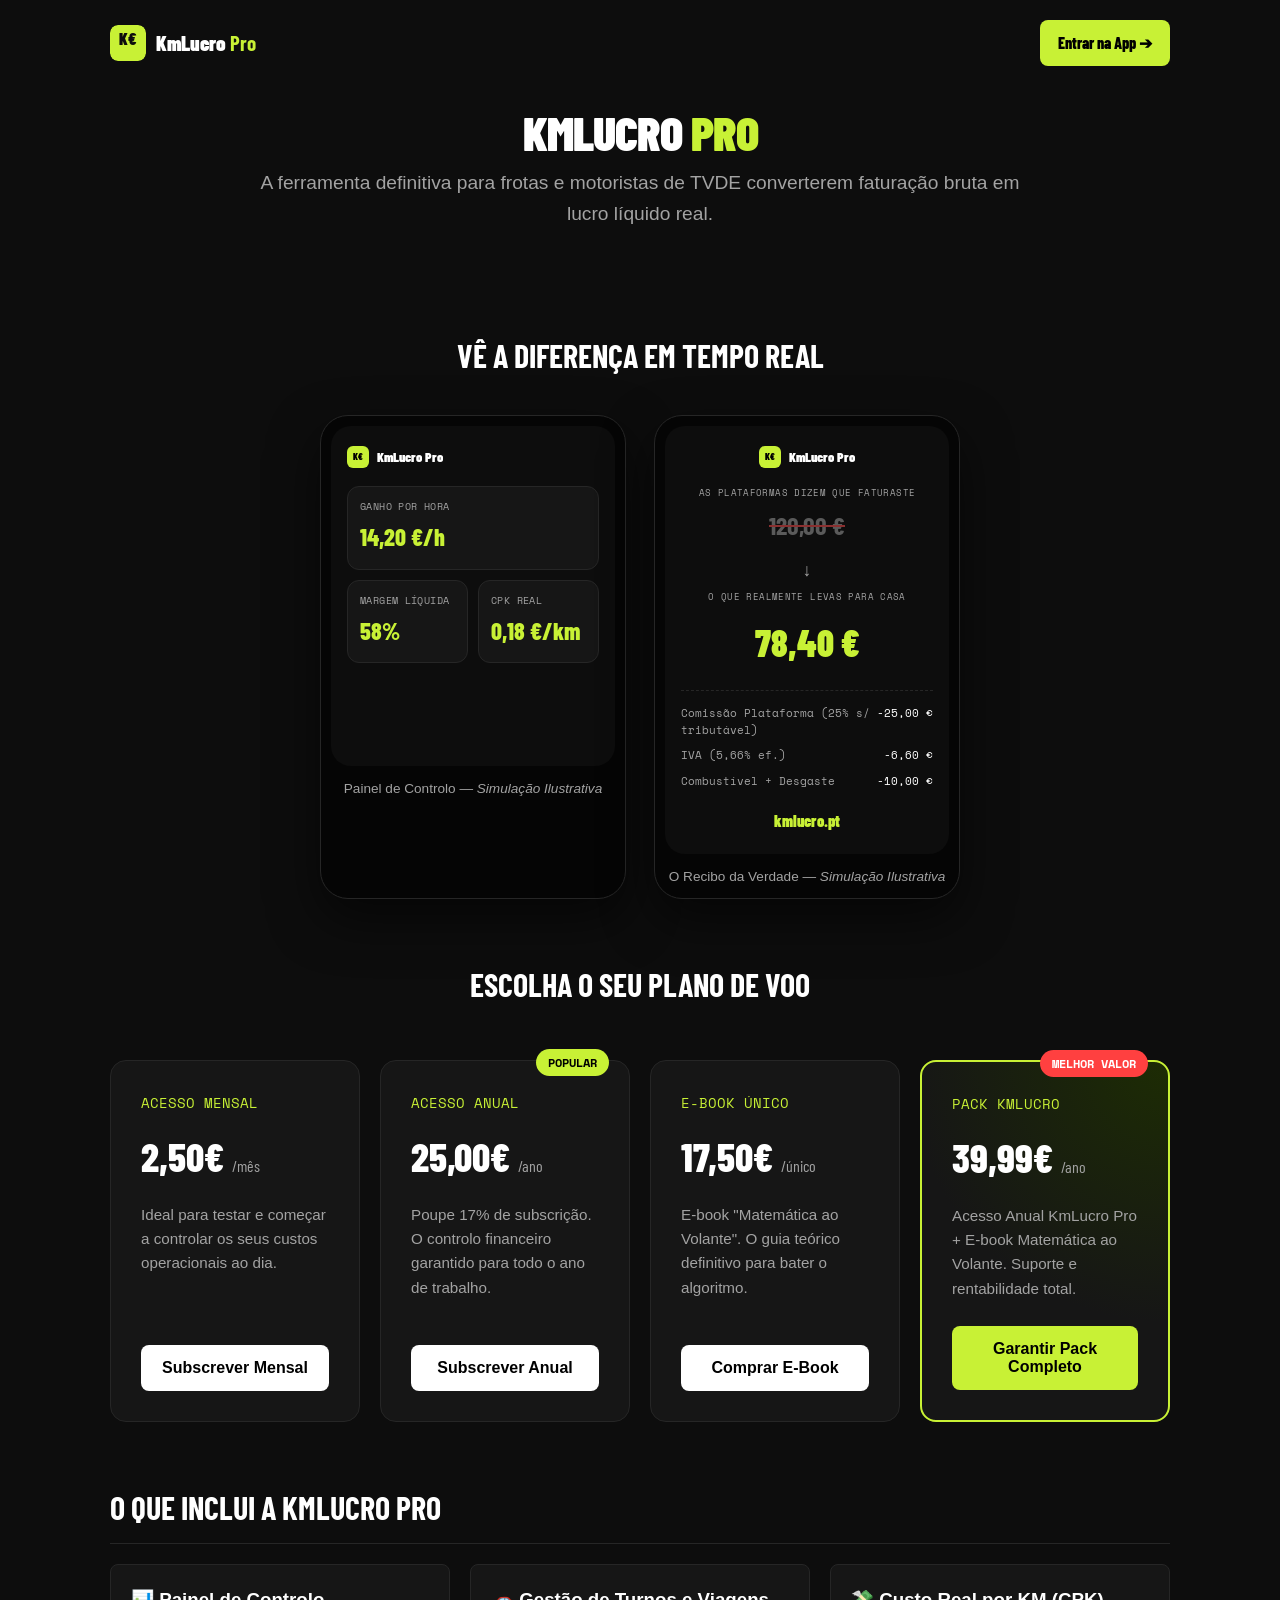
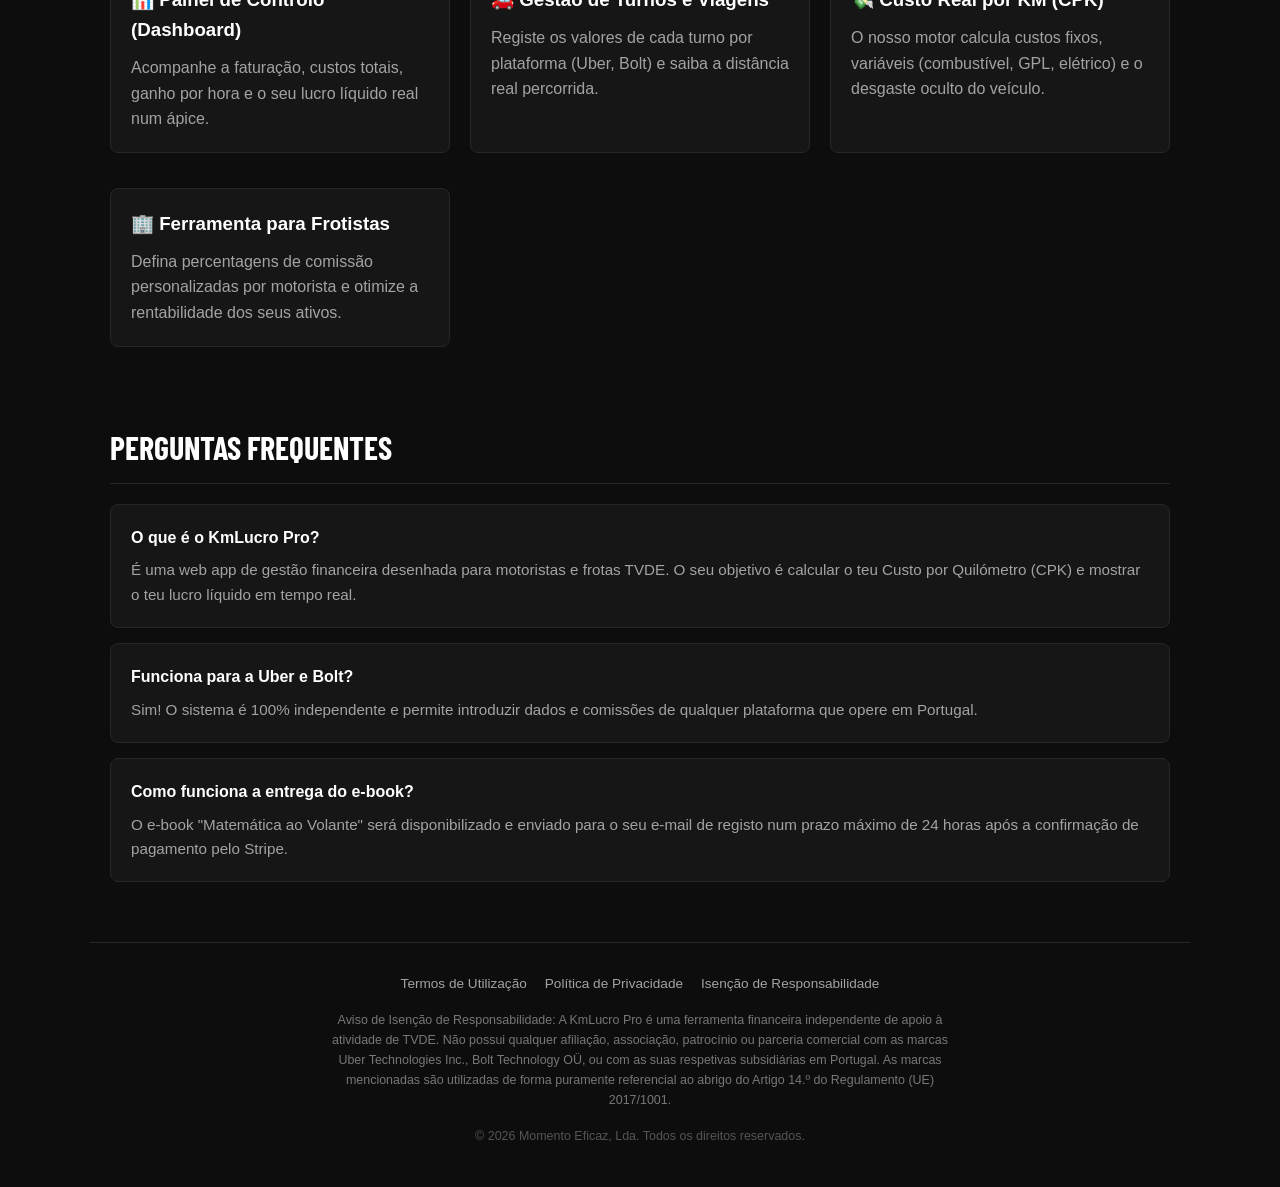
<file: index.html>
<!DOCTYPE html>
<html lang="pt-PT">
<head>
    <meta charset="UTF-8">
    <meta name="viewport" content="width=device-width, initial-scale=1.0">
    <title>KmLucro Pro — O Comando Financeiro do Motorista TVDE</title>
    <meta name="description" content="A ferramenta definitiva para frotas e motoristas de TVDE converterem faturação bruta em lucro líquido real. CPK real, gestão de turnos e o Recibo Visual.">
    <link rel="stylesheet" href="https://fonts.googleapis.com/css2?family=Space+Mono:wght@400;700&family=Barlow+Condensed:wght@600;800;900&display=swap">
    <link rel="stylesheet" href="style.css">
</head>
<body>

    <header class="navbar">
        <a href="/" class="navbar-brand">
            <svg viewBox="0 0 512 512" width="36" height="36" aria-hidden="true">
                <rect width="512" height="512" rx="112" fill="#c8f135"/>
                <text x="256" y="290" text-anchor="middle" font-family="'Barlow Condensed',Arial,sans-serif" font-weight="900" font-size="240" fill="#0d0d0d" letter-spacing="-4">K€</text>
            </svg>
            <span>KmLucro <b>Pro</b></span>
        </a>
        <a href="https://app.kmlucro.pt" class="btn-login">Entrar na App ➔</a>
    </header>

    <header class="hero">
        <h1>KmLucro <span>Pro</span></h1>
        <p class="subtitle">A ferramenta definitiva para frotas e motoristas de TVDE converterem faturação bruta em lucro líquido real.</p>
    </header>

    <div class="container">

        <section class="product-showcase">
            <h2 class="section-title" style="text-align:center;border:none;">Vê a diferença em tempo real</h2>
            <div class="showcase-grid">

                <div class="phone-mockup">
                    <div class="phone-mockup-screen">
                        <div class="mockup-brand"><span class="k-badge">K€</span> KmLucro Pro</div>
                        <div class="mockup-kpi-grid">
                            <div class="mockup-kpi wide">
                                <div class="mockup-kpi-lbl">Ganho por Hora</div>
                                <div class="mockup-kpi-val">14,20&nbsp;€/h</div>
                            </div>
                            <div class="mockup-kpi">
                                <div class="mockup-kpi-lbl">Margem Líquida</div>
                                <div class="mockup-kpi-val">58%</div>
                            </div>
                            <div class="mockup-kpi">
                                <div class="mockup-kpi-lbl">CPK Real</div>
                                <div class="mockup-kpi-val">0,18&nbsp;€/km</div>
                            </div>
                        </div>
                    </div>
                    <p class="phone-mockup-caption">Painel de Controlo — <em>Simulação Ilustrativa</em></p>
                </div>

                <div class="phone-mockup">
                    <div class="phone-mockup-screen receipt-mockup">
                        <div class="mockup-brand" style="justify-content:center;"><span class="k-badge">K€</span> KmLucro Pro</div>
                        <div class="r-label">As plataformas dizem que faturaste</div>
                        <div class="r-bruto">120,00&nbsp;€</div>
                        <div class="r-arrow">↓</div>
                        <div class="r-label">O que realmente levas para casa</div>
                        <div class="r-real">78,40&nbsp;€</div>
                        <div class="r-rows">
                            <div class="r-row"><span>Comissão Plataforma (25% s/ tributável)</span><span>-25,00&nbsp;€</span></div>
                            <div class="r-row"><span>IVA (5,66% ef.)</span><span>-6,60&nbsp;€</span></div>
                            <div class="r-row"><span>Combustível + Desgaste</span><span>-10,00&nbsp;€</span></div>
                        </div>
                        <div class="r-watermark">kmlucro.pt</div>
                    </div>
                    <p class="phone-mockup-caption">O Recibo da Verdade — <em>Simulação Ilustrativa</em></p>
                </div>

            </div>
        </section>

        <section class="pricing-section">
            <h2 class="section-title" style="text-align: center; border: none;">Escolha o seu plano de voo</h2>
            <div class="pricing-grid">

                <div class="price-card">
                    <div>
                        <div class="plan-name">Acesso Mensal</div>
                        <div class="plan-price">2,50€ <span>/mês</span></div>
                        <p class="plan-desc">Ideal para testar e começar a controlar os seus custos operacionais ao dia.</p>
                    </div>
                    <button class="btn-buy" onclick="checkout('monthly')">Subscrever Mensal</button>
                </div>

                <div class="price-card">
                    <div class="badge-pop">Popular</div>
                    <div>
                        <div class="plan-name">Acesso Anual</div>
                        <div class="plan-price">25,00€ <span>/ano</span></div>
                        <p class="plan-desc">Poupe 17% de subscrição. O controlo financeiro garantido para todo o ano de trabalho.</p>
                    </div>
                    <button class="btn-buy" onclick="checkout('annual')">Subscrever Anual</button>
                </div>

                <div class="price-card">
                    <div>
                        <div class="plan-name">E-Book Único</div>
                        <div class="plan-price">17,50€ <span>/único</span></div>
                        <p class="plan-desc">E-book "Matemática ao Volante". O guia teórico definitivo para bater o algoritmo.</p>
                    </div>
                    <button class="btn-buy" onclick="checkout('ebook')">Comprar E-Book</button>
                </div>

                <div class="price-card featured">
                    <div class="badge-pop" style="background:#ff4040; color:#fff;">Melhor Valor</div>
                    <div>
                        <div class="plan-name">Pack KmLucro</div>
                        <div class="plan-price">39,99€ <span>/ano</span></div>
                        <p class="plan-desc">Acesso Anual KmLucro Pro + E-book Matemática ao Volante. Suporte e rentabilidade total.</p>
                    </div>
                    <button class="btn-buy" onclick="checkout('pack')">Garantir Pack Completo</button>
                </div>

            </div>
        </section>

        <section>
            <h2 class="section-title">O que inclui a KmLucro Pro</h2>
            <div style="display: grid; grid-template-columns: repeat(auto-fit, minmax(300px, 1fr)); gap: 20px;">
                <div class="faq-item">
                    <h3>📊 Painel de Controlo (Dashboard)</h3>
                    <p style="color: var(--muted); margin-top: 10px;">Acompanhe a faturação, custos totais, ganho por hora e o seu lucro líquido real num ápice.</p>
                </div>
                <div class="faq-item">
                    <h3>🚗 Gestão de Turnos e Viagens</h3>
                    <p style="color: var(--muted); margin-top: 10px;">Registe os valores de cada turno por plataforma (Uber, Bolt) e saiba a distância real percorrida.</p>
                </div>
                <div class="faq-item">
                    <h3>💸 Custo Real por KM (CPK)</h3>
                    <p style="color: var(--muted); margin-top: 10px;">O nosso motor calcula custos fixos, variáveis (combustível, GPL, elétrico) e o desgaste oculto do veículo.</p>
                </div>
                <div class="faq-item">
                    <h3>🏢 Ferramenta para Frotistas</h3>
                    <p style="color: var(--muted); margin-top: 10px;">Defina percentagens de comissão personalizadas por motorista e otimize a rentabilidade dos seus ativos.</p>
                </div>
            </div>
        </section>

        <section>
            <h2 class="section-title">Perguntas Frequentes</h2>
            <div class="faq-list">
                <div class="faq-item">
                    <div class="faq-question">O que é o KmLucro Pro?</div>
                    <div class="faq-answer">É uma web app de gestão financeira desenhada para motoristas e frotas TVDE. O seu objetivo é calcular o teu Custo por Quilómetro (CPK) e mostrar o teu lucro líquido em tempo real.</div>
                </div>
                <div class="faq-item">
                    <div class="faq-question">Funciona para a Uber e Bolt?</div>
                    <div class="faq-answer">Sim! O sistema é 100% independente e permite introduzir dados e comissões de qualquer plataforma que opere em Portugal.</div>
                </div>
                <div class="faq-item">
                    <div class="faq-question">Como funciona a entrega do e-book?</div>
                    <div class="faq-answer">O e-book "Matemática ao Volante" será disponibilizado e enviado para o seu e-mail de registo num prazo máximo de 24 horas após a confirmação de pagamento pelo Stripe.</div>
                </div>
            </div>
        </section>

    </div>

    <footer class="site-footer">
        <div class="footer-links">
            <a href="/termos.html">Termos de Utilização</a>
            <a href="/privacidade.html">Política de Privacidade</a>
            <a href="/isencao.html">Isenção de Responsabilidade</a>
        </div>
        <p style="max-width:640px;margin:0 auto 16px;color:#777;font-size:.78rem;line-height:1.6;">
            Aviso de Isenção de Responsabilidade: A KmLucro Pro é uma ferramenta financeira independente de apoio à atividade de TVDE. Não possui qualquer afiliação, associação, patrocínio ou parceria comercial com as marcas Uber Technologies Inc., Bolt Technology OÜ, ou com as suas respetivas subsidiárias em Portugal. As marcas mencionadas são utilizadas de forma puramente referencial ao abrigo do Artigo 14.º do Regulamento (UE) 2017/1001.
        </p>
        <p>© 2026 Momento Eficaz, Lda. Todos os direitos reservados.</p>
    </footer>

    <script>
        // Links de Pagamento Diretos do Stripe (Stripe Payment Links)
        // Substitui cada INSERT_LIVE_LINK_HERE_* pelo link real gerado no Stripe Dashboard.
        const STRIPE_LINKS = {
            monthly: 'INSERT_LIVE_LINK_HERE_MONTHLY',
            annual:  'INSERT_LIVE_LINK_HERE_ANNUAL',
            ebook:   'INSERT_LIVE_LINK_HERE_EBOOK',
            pack:    'INSERT_LIVE_LINK_HERE_PACK'
        };

        function checkout(planKey) {
            const url = STRIPE_LINKS[planKey];
            if (url && url.startsWith('http')) {
                // Redireciona o utilizador diretamente para a página de checkout seguro do Stripe
                window.location.href = url;
            } else {
                alert('Erro: Link de pagamento não configurado para ' + planKey);
            }
        }
    </script>
</body>
</html>
</file>
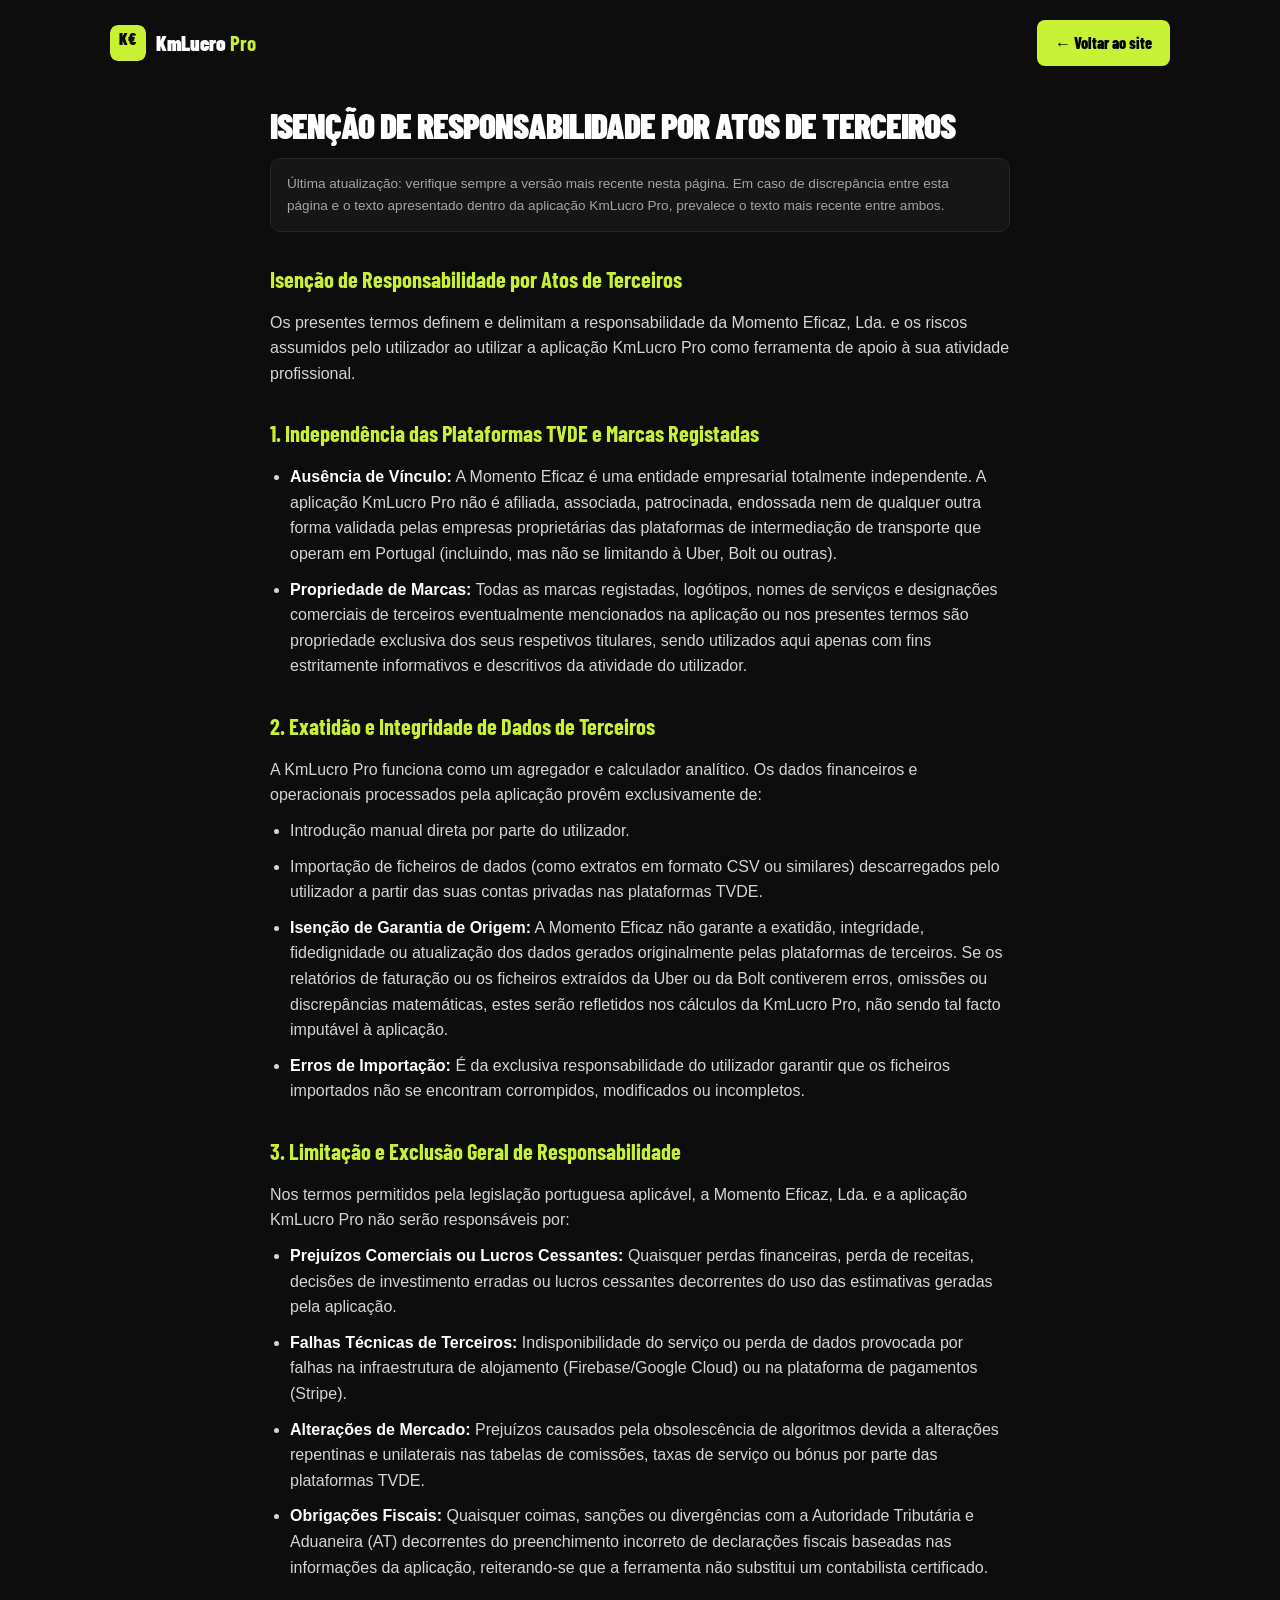
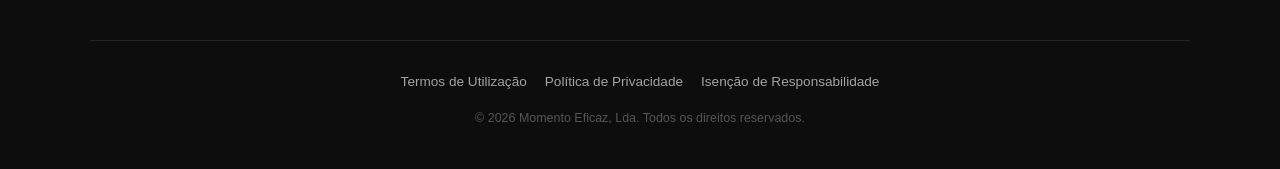
<file: isencao.html>
<!DOCTYPE html>
<html lang="pt-PT">
<head>
    <meta charset="UTF-8">
    <meta name="viewport" content="width=device-width, initial-scale=1.0">
    <title>Isenção de Responsabilidade por Atos de Terceiros — KmLucro Pro</title>
    <meta name="robots" content="index, follow">
    <link rel="stylesheet" href="https://fonts.googleapis.com/css2?family=Space+Mono:wght@400;700&family=Barlow+Condensed:wght@600;800;900&display=swap">
    <link rel="stylesheet" href="style.css">
</head>
<body>
    <header class="navbar">
        <a href="/" class="navbar-brand">
            <svg viewBox="0 0 512 512" width="36" height="36" aria-hidden="true"><rect width="512" height="512" rx="112" fill="#c8f135"/><text x="256" y="290" text-anchor="middle" font-family="'Barlow Condensed',Arial,sans-serif" font-weight="900" font-size="240" fill="#0d0d0d" letter-spacing="-4">K€</text></svg>
            <span>KmLucro <b>Pro</b></span>
        </a>
        <a href="/" class="btn-login">← Voltar ao site</a>
    </header>

    <main class="legal-page">
        <h1>Isenção de Responsabilidade por Atos de Terceiros</h1>
        <p class="legal-updated">Última atualização: verifique sempre a versão mais recente nesta página. Em caso de discrepância entre esta página e o texto apresentado dentro da aplicação KmLucro Pro, prevalece o texto mais recente entre ambos.</p>
        
        <section class="legal-section">
            <h2>Isenção de Responsabilidade por Atos de Terceiros</h2>
            <p>Os presentes termos definem e delimitam a responsabilidade da Momento Eficaz, Lda. e os riscos assumidos pelo utilizador ao utilizar a aplicação KmLucro Pro como ferramenta de apoio à sua atividade profissional.</p>
        </section>

        <section class="legal-section">
            <h2>1. Independência das Plataformas TVDE e Marcas Registadas</h2>
            <ul>
        <li><strong>Ausência de Vínculo:</strong> A Momento Eficaz é uma entidade empresarial totalmente independente. A aplicação KmLucro Pro não é afiliada, associada, patrocinada, endossada nem de qualquer outra forma validada pelas empresas proprietárias das plataformas de intermediação de transporte que operam em Portugal (incluindo, mas não se limitando à Uber, Bolt ou outras).</li>
        <li><strong>Propriedade de Marcas:</strong> Todas as marcas registadas, logótipos, nomes de serviços e designações comerciais de terceiros eventualmente mencionados na aplicação ou nos presentes termos são propriedade exclusiva dos seus respetivos titulares, sendo utilizados aqui apenas com fins estritamente informativos e descritivos da atividade do utilizador.</li>
      </ul>
        </section>

        <section class="legal-section">
            <h2>2. Exatidão e Integridade de Dados de Terceiros</h2>
            <p>A KmLucro Pro funciona como um agregador e calculador analítico. Os dados financeiros e operacionais processados pela aplicação provêm exclusivamente de:</p>
      <ul>
        <li>Introdução manual direta por parte do utilizador.</li>
        <li>Importação de ficheiros de dados (como extratos em formato CSV ou similares) descarregados pelo utilizador a partir das suas contas privadas nas plataformas TVDE.</li>
      </ul>
      <ul>
        <li><strong>Isenção de Garantia de Origem:</strong> A Momento Eficaz não garante a exatidão, integridade, fidedignidade ou atualização dos dados gerados originalmente pelas plataformas de terceiros. Se os relatórios de faturação ou os ficheiros extraídos da Uber ou da Bolt contiverem erros, omissões ou discrepâncias matemáticas, estes serão refletidos nos cálculos da KmLucro Pro, não sendo tal facto imputável à aplicação.</li>
        <li><strong>Erros de Importação:</strong> É da exclusiva responsabilidade do utilizador garantir que os ficheiros importados não se encontram corrompidos, modificados ou incompletos.</li>
      </ul>
        </section>

        <section class="legal-section">
            <h2>3. Limitação e Exclusão Geral de Responsabilidade</h2>
            <p>Nos termos permitidos pela legislação portuguesa aplicável, a Momento Eficaz, Lda. e a aplicação KmLucro Pro não serão responsáveis por:</p>
      <ul>
        <li><strong>Prejuízos Comerciais ou Lucros Cessantes:</strong> Quaisquer perdas financeiras, perda de receitas, decisões de investimento erradas ou lucros cessantes decorrentes do uso das estimativas geradas pela aplicação.</li>
        <li><strong>Falhas Técnicas de Terceiros:</strong> Indisponibilidade do serviço ou perda de dados provocada por falhas na infraestrutura de alojamento (Firebase/Google Cloud) ou na plataforma de pagamentos (Stripe).</li>
        <li><strong>Alterações de Mercado:</strong> Prejuízos causados pela obsolescência de algoritmos devida a alterações repentinas e unilaterais nas tabelas de comissões, taxas de serviço ou bónus por parte das plataformas TVDE.</li>
        <li><strong>Obrigações Fiscais:</strong> Quaisquer coimas, sanções ou divergências com a Autoridade Tributária e Aduaneira (AT) decorrentes do preenchimento incorreto de declarações fiscais baseadas nas informações da aplicação, reiterando-se que a ferramenta não substitui um contabilista certificado.</li>
      </ul>
        </section>
    </main>

    <footer class="site-footer">
        <div class="footer-links">
            <a href="/termos.html">Termos de Utilização</a>
            <a href="/privacidade.html">Política de Privacidade</a>
            <a href="/isencao.html">Isenção de Responsabilidade</a>
        </div>
        <p>© 2026 Momento Eficaz, Lda. Todos os direitos reservados.</p>
    </footer>
</body>
</html>
</file>
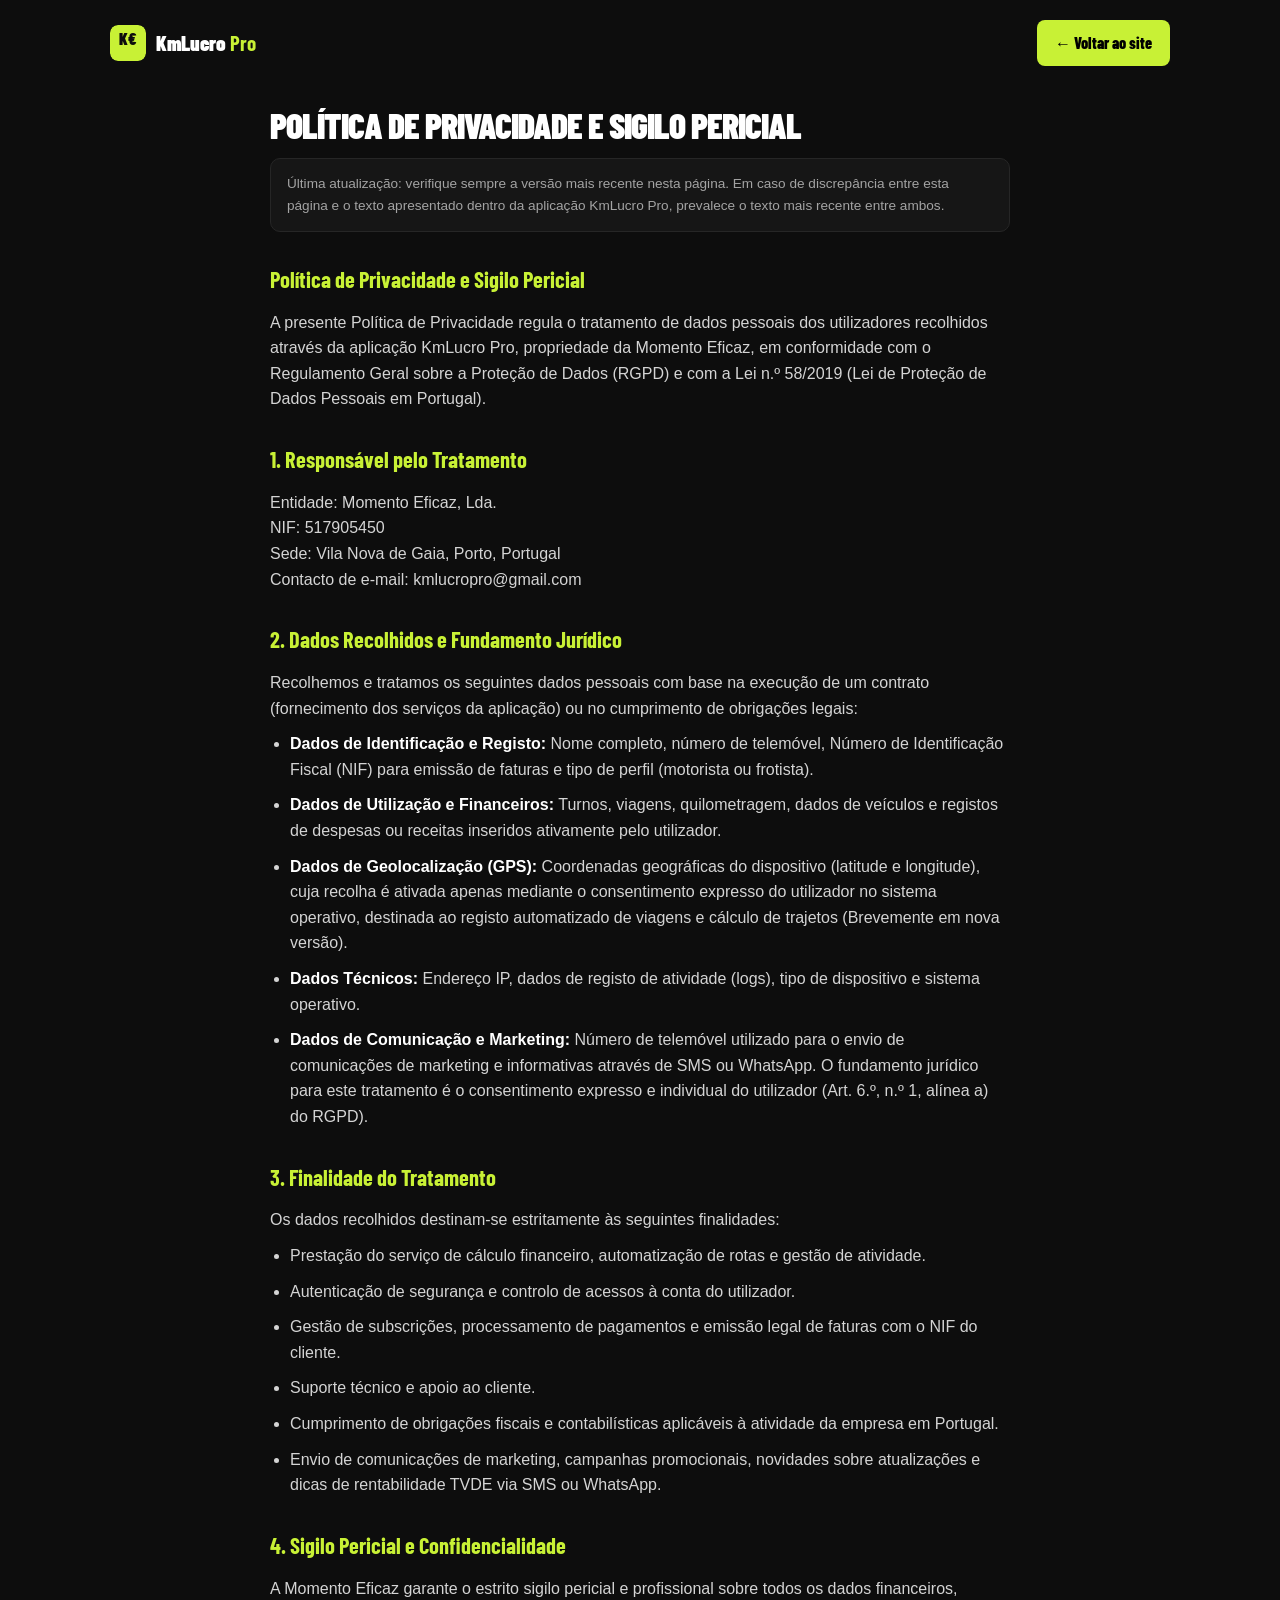
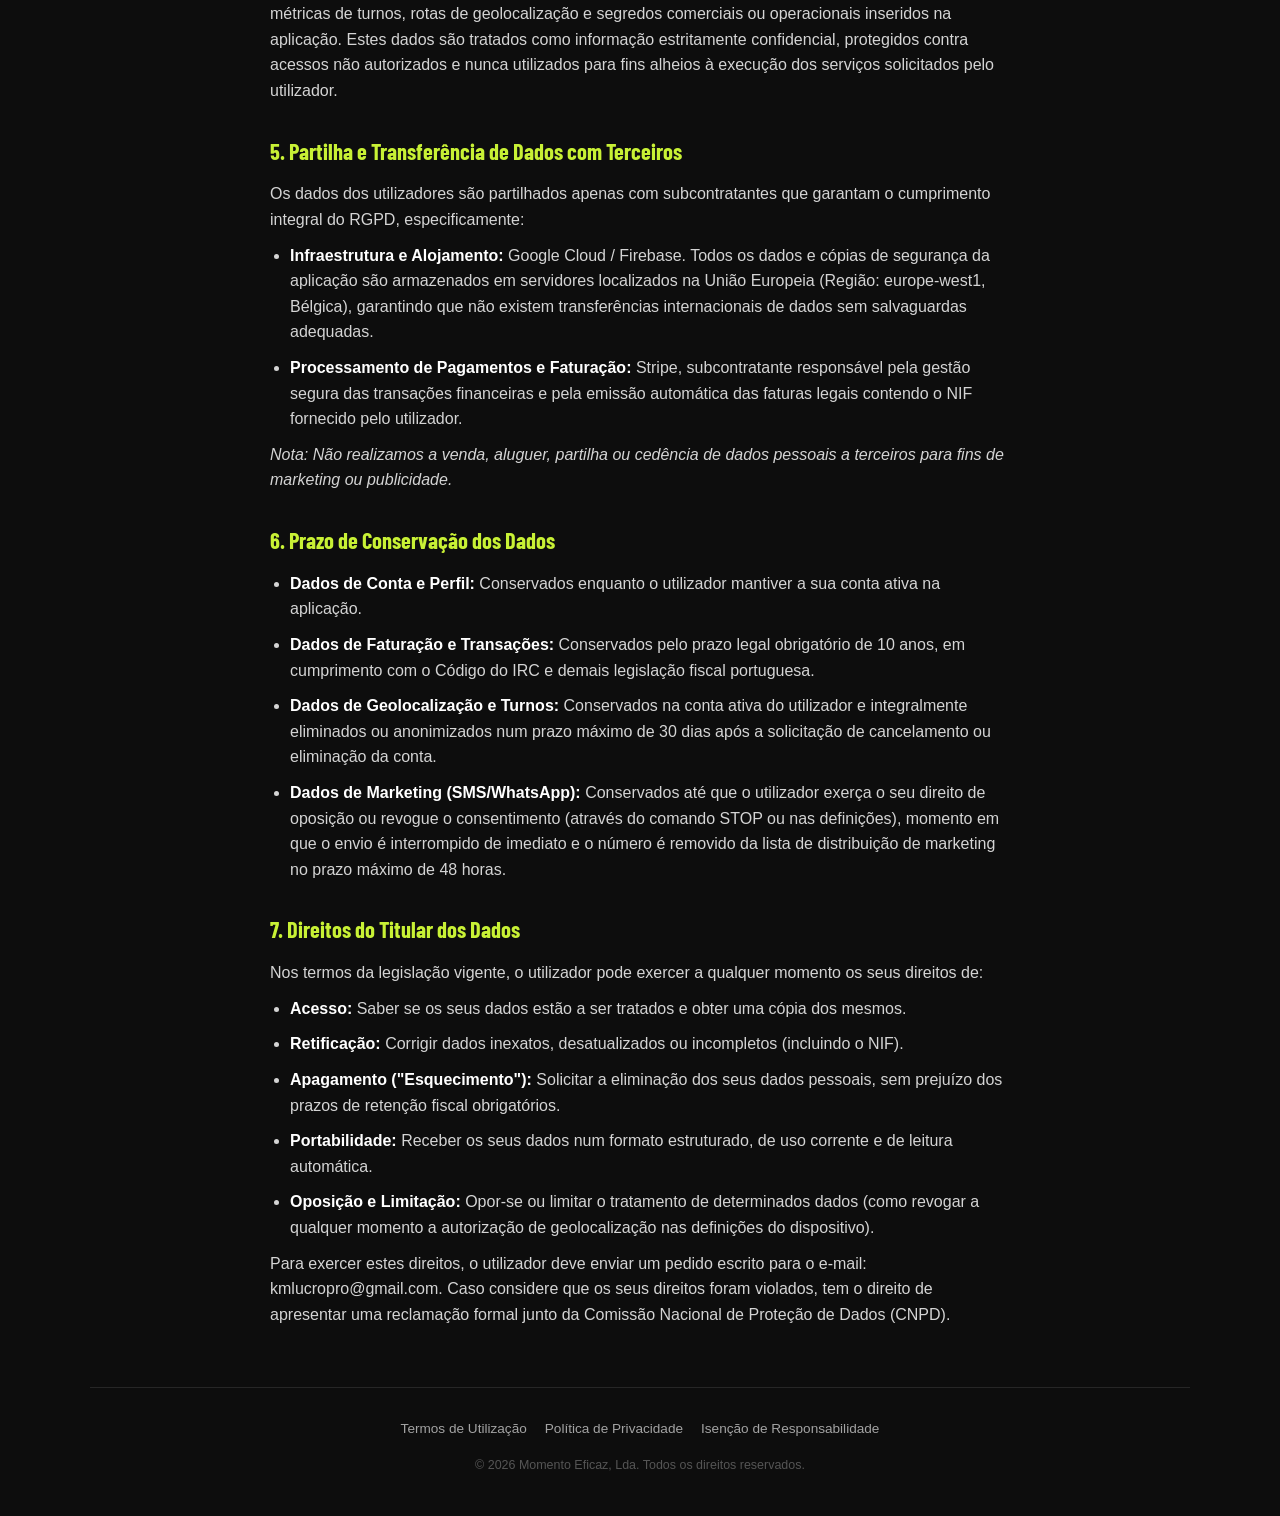
<file: privacidade.html>
<!DOCTYPE html>
<html lang="pt-PT">
<head>
    <meta charset="UTF-8">
    <meta name="viewport" content="width=device-width, initial-scale=1.0">
    <title>Política de Privacidade e Sigilo Pericial — KmLucro Pro</title>
    <meta name="robots" content="index, follow">
    <link rel="stylesheet" href="https://fonts.googleapis.com/css2?family=Space+Mono:wght@400;700&family=Barlow+Condensed:wght@600;800;900&display=swap">
    <link rel="stylesheet" href="style.css">
</head>
<body>
    <header class="navbar">
        <a href="/" class="navbar-brand">
            <svg viewBox="0 0 512 512" width="36" height="36" aria-hidden="true"><rect width="512" height="512" rx="112" fill="#c8f135"/><text x="256" y="290" text-anchor="middle" font-family="'Barlow Condensed',Arial,sans-serif" font-weight="900" font-size="240" fill="#0d0d0d" letter-spacing="-4">K€</text></svg>
            <span>KmLucro <b>Pro</b></span>
        </a>
        <a href="/" class="btn-login">← Voltar ao site</a>
    </header>

    <main class="legal-page">
        <h1>Política de Privacidade e Sigilo Pericial</h1>
        <p class="legal-updated">Última atualização: verifique sempre a versão mais recente nesta página. Em caso de discrepância entre esta página e o texto apresentado dentro da aplicação KmLucro Pro, prevalece o texto mais recente entre ambos.</p>
        
        <section class="legal-section">
            <h2>Política de Privacidade e Sigilo Pericial</h2>
            <p>A presente Política de Privacidade regula o tratamento de dados pessoais dos utilizadores recolhidos através da aplicação KmLucro Pro, propriedade da Momento Eficaz, em conformidade com o Regulamento Geral sobre a Proteção de Dados (RGPD) e com a Lei n.º 58/2019 (Lei de Proteção de Dados Pessoais em Portugal).</p>
        </section>

        <section class="legal-section">
            <h2>1. Responsável pelo Tratamento</h2>
            <p>Entidade: Momento Eficaz, Lda.<br>NIF: 517905450<br>Sede: Vila Nova de Gaia, Porto, Portugal<br>Contacto de e-mail: kmlucropro@gmail.com</p>
        </section>

        <section class="legal-section">
            <h2>2. Dados Recolhidos e Fundamento Jurídico</h2>
            <p>Recolhemos e tratamos os seguintes dados pessoais com base na execução de um contrato (fornecimento dos serviços da aplicação) ou no cumprimento de obrigações legais:</p>
      <ul>
        <li><strong>Dados de Identificação e Registo:</strong> Nome completo, número de telemóvel, Número de Identificação Fiscal (NIF) para emissão de faturas e tipo de perfil (motorista ou frotista).</li>
        <li><strong>Dados de Utilização e Financeiros:</strong> Turnos, viagens, quilometragem, dados de veículos e registos de despesas ou receitas inseridos ativamente pelo utilizador.</li>
        <li><strong>Dados de Geolocalização (GPS):</strong> Coordenadas geográficas do dispositivo (latitude e longitude), cuja recolha é ativada apenas mediante o consentimento expresso do utilizador no sistema operativo, destinada ao registo automatizado de viagens e cálculo de trajetos (Brevemente em nova versão).</li>
        <li><strong>Dados Técnicos:</strong> Endereço IP, dados de registo de atividade (logs), tipo de dispositivo e sistema operativo.</li>
        <li><strong>Dados de Comunicação e Marketing:</strong> Número de telemóvel utilizado para o envio de comunicações de marketing e informativas através de SMS ou WhatsApp. O fundamento jurídico para este tratamento é o consentimento expresso e individual do utilizador (Art. 6.º, n.º 1, alínea a) do RGPD).</li>
      </ul>
        </section>

        <section class="legal-section">
            <h2>3. Finalidade do Tratamento</h2>
            <p>Os dados recolhidos destinam-se estritamente às seguintes finalidades:</p>
      <ul>
        <li>Prestação do serviço de cálculo financeiro, automatização de rotas e gestão de atividade.</li>
        <li>Autenticação de segurança e controlo de acessos à conta do utilizador.</li>
        <li>Gestão de subscrições, processamento de pagamentos e emissão legal de faturas com o NIF do cliente.</li>
        <li>Suporte técnico e apoio ao cliente.</li>
        <li>Cumprimento de obrigações fiscais e contabilísticas aplicáveis à atividade da empresa em Portugal.</li>
        <li>Envio de comunicações de marketing, campanhas promocionais, novidades sobre atualizações e dicas de rentabilidade TVDE via SMS ou WhatsApp.</li>
      </ul>
        </section>

        <section class="legal-section">
            <h2>4. Sigilo Pericial e Confidencialidade</h2>
            <p>A Momento Eficaz garante o estrito sigilo pericial e profissional sobre todos os dados financeiros, métricas de turnos, rotas de geolocalização e segredos comerciais ou operacionais inseridos na aplicação. Estes dados são tratados como informação estritamente confidencial, protegidos contra acessos não autorizados e nunca utilizados para fins alheios à execução dos serviços solicitados pelo utilizador.</p>
        </section>

        <section class="legal-section">
            <h2>5. Partilha e Transferência de Dados com Terceiros</h2>
            <p>Os dados dos utilizadores são partilhados apenas com subcontratantes que garantam o cumprimento integral do RGPD, especificamente:</p>
      <ul>
        <li><strong>Infraestrutura e Alojamento:</strong> Google Cloud / Firebase. Todos os dados e cópias de segurança da aplicação são armazenados em servidores localizados na União Europeia (Região: europe-west1, Bélgica), garantindo que não existem transferências internacionais de dados sem salvaguardas adequadas.</li>
        <li><strong>Processamento de Pagamentos e Faturação:</strong> Stripe, subcontratante responsável pela gestão segura das transações financeiras e pela emissão automática das faturas legais contendo o NIF fornecido pelo utilizador.</li>
      </ul>
      <p><em>Nota: Não realizamos a venda, aluguer, partilha ou cedência de dados pessoais a terceiros para fins de marketing ou publicidade.</em></p>
        </section>

        <section class="legal-section">
            <h2>6. Prazo de Conservação dos Dados</h2>
            <ul>
        <li><strong>Dados de Conta e Perfil:</strong> Conservados enquanto o utilizador mantiver a sua conta ativa na aplicação.</li>
        <li><strong>Dados de Faturação e Transações:</strong> Conservados pelo prazo legal obrigatório de 10 anos, em cumprimento com o Código do IRC e demais legislação fiscal portuguesa.</li>
        <li><strong>Dados de Geolocalização e Turnos:</strong> Conservados na conta ativa do utilizador e integralmente eliminados ou anonimizados num prazo máximo de 30 dias após a solicitação de cancelamento ou eliminação da conta.</li>
        <li><strong>Dados de Marketing (SMS/WhatsApp):</strong> Conservados até que o utilizador exerça o seu direito de oposição ou revogue o consentimento (através do comando STOP ou nas definições), momento em que o envio é interrompido de imediato e o número é removido da lista de distribuição de marketing no prazo máximo de 48 horas.</li>
      </ul>
        </section>

        <section class="legal-section">
            <h2>7. Direitos do Titular dos Dados</h2>
            <p>Nos termos da legislação vigente, o utilizador pode exercer a qualquer momento os seus direitos de:</p>
      <ul>
        <li><strong>Acesso:</strong> Saber se os seus dados estão a ser tratados e obter uma cópia dos mesmos.</li>
        <li><strong>Retificação:</strong> Corrigir dados inexatos, desatualizados ou incompletos (incluindo o NIF).</li>
        <li><strong>Apagamento ("Esquecimento"):</strong> Solicitar a eliminação dos seus dados pessoais, sem prejuízo dos prazos de retenção fiscal obrigatórios.</li>
        <li><strong>Portabilidade:</strong> Receber os seus dados num formato estruturado, de uso corrente e de leitura automática.</li>
        <li><strong>Oposição e Limitação:</strong> Opor-se ou limitar o tratamento de determinados dados (como revogar a qualquer momento a autorização de geolocalização nas definições do dispositivo).</li>
      </ul>
      <p>Para exercer estes direitos, o utilizador deve enviar um pedido escrito para o e-mail: kmlucropro@gmail.com. Caso considere que os seus direitos foram violados, tem o direito de apresentar uma reclamação formal junto da Comissão Nacional de Proteção de Dados (CNPD).</p>
        </section>
    </main>

    <footer class="site-footer">
        <div class="footer-links">
            <a href="/termos.html">Termos de Utilização</a>
            <a href="/privacidade.html">Política de Privacidade</a>
            <a href="/isencao.html">Isenção de Responsabilidade</a>
        </div>
        <p>© 2026 Momento Eficaz, Lda. Todos os direitos reservados.</p>
    </footer>
</body>
</html>
</file>
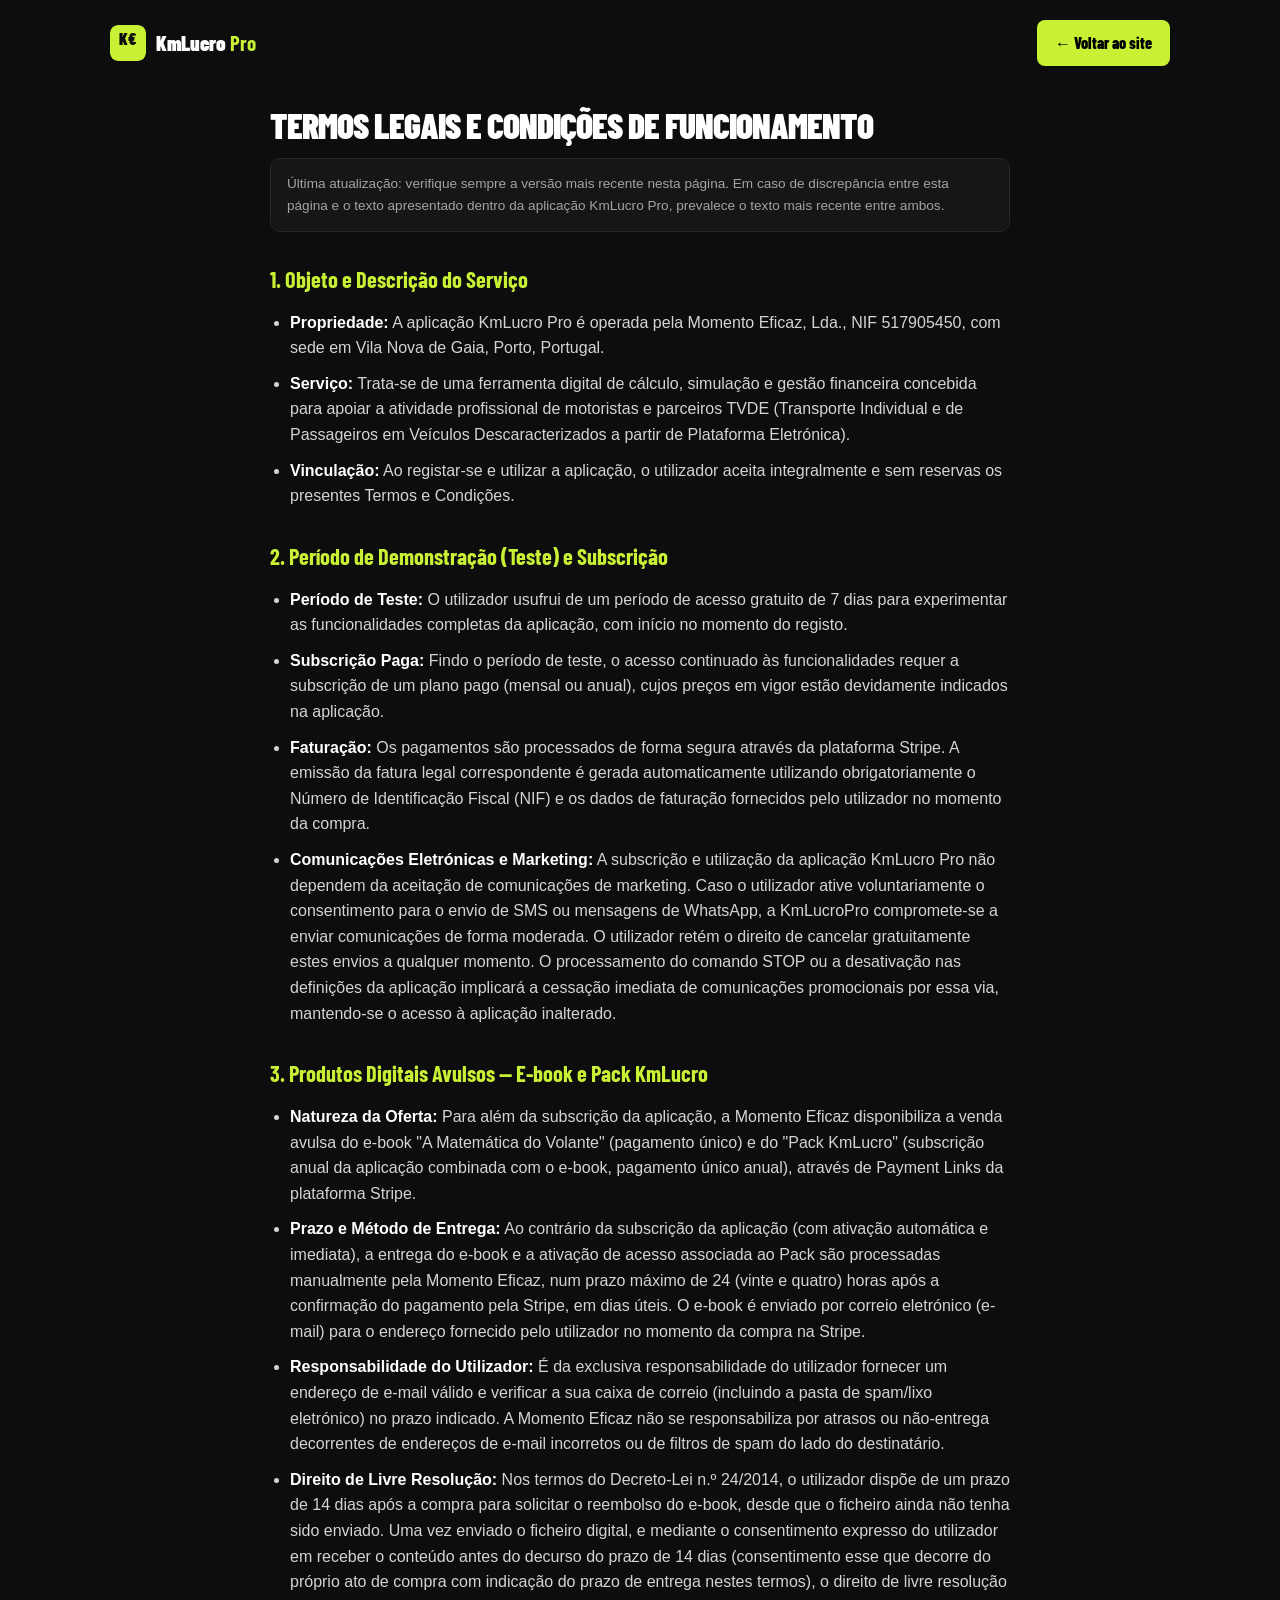
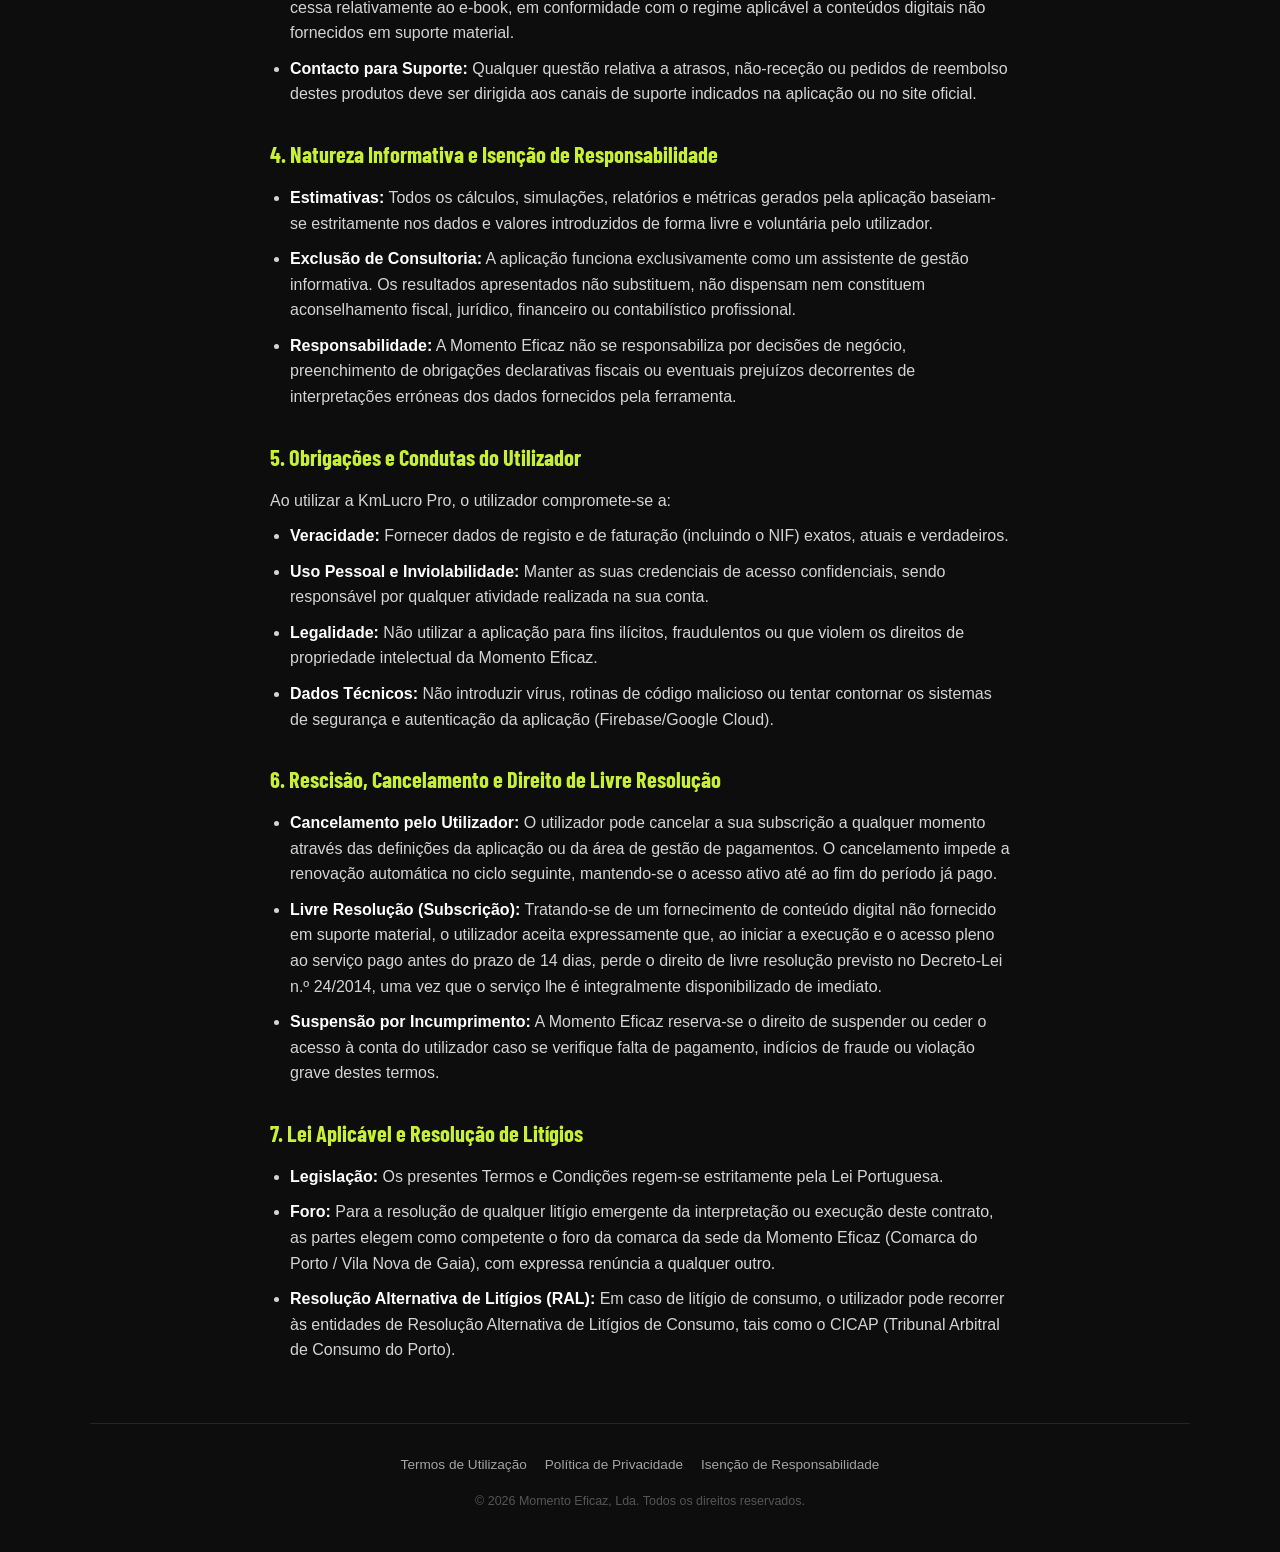
<file: termos.html>
<!DOCTYPE html>
<html lang="pt-PT">
<head>
    <meta charset="UTF-8">
    <meta name="viewport" content="width=device-width, initial-scale=1.0">
    <title>Termos Legais e Condições de Funcionamento — KmLucro Pro</title>
    <meta name="robots" content="index, follow">
    <link rel="stylesheet" href="https://fonts.googleapis.com/css2?family=Space+Mono:wght@400;700&family=Barlow+Condensed:wght@600;800;900&display=swap">
    <link rel="stylesheet" href="style.css">
</head>
<body>
    <header class="navbar">
        <a href="/" class="navbar-brand">
            <svg viewBox="0 0 512 512" width="36" height="36" aria-hidden="true"><rect width="512" height="512" rx="112" fill="#c8f135"/><text x="256" y="290" text-anchor="middle" font-family="'Barlow Condensed',Arial,sans-serif" font-weight="900" font-size="240" fill="#0d0d0d" letter-spacing="-4">K€</text></svg>
            <span>KmLucro <b>Pro</b></span>
        </a>
        <a href="/" class="btn-login">← Voltar ao site</a>
    </header>

    <main class="legal-page">
        <h1>Termos Legais e Condições de Funcionamento</h1>
        <p class="legal-updated">Última atualização: verifique sempre a versão mais recente nesta página. Em caso de discrepância entre esta página e o texto apresentado dentro da aplicação KmLucro Pro, prevalece o texto mais recente entre ambos.</p>
        
        <section class="legal-section">
            <h2>1. Objeto e Descrição do Serviço</h2>
            <ul>
        <li><strong>Propriedade:</strong> A aplicação KmLucro Pro é operada pela Momento Eficaz, Lda., NIF 517905450, com sede em Vila Nova de Gaia, Porto, Portugal.</li>
        <li><strong>Serviço:</strong> Trata-se de uma ferramenta digital de cálculo, simulação e gestão financeira concebida para apoiar a atividade profissional de motoristas e parceiros TVDE (Transporte Individual e de Passageiros em Veículos Descaracterizados a partir de Plataforma Eletrónica).</li>
        <li><strong>Vinculação:</strong> Ao registar-se e utilizar a aplicação, o utilizador aceita integralmente e sem reservas os presentes Termos e Condições.</li>
      </ul>
        </section>

        <section class="legal-section">
            <h2>2. Período de Demonstração (Teste) e Subscrição</h2>
            <ul>
        <li><strong>Período de Teste:</strong> O utilizador usufrui de um período de acesso gratuito de 7 dias para experimentar as funcionalidades completas da aplicação, com início no momento do registo.</li>
        <li><strong>Subscrição Paga:</strong> Findo o período de teste, o acesso continuado às funcionalidades requer a subscrição de um plano pago (mensal ou anual), cujos preços em vigor estão devidamente indicados na aplicação.</li>
        <li><strong>Faturação:</strong> Os pagamentos são processados de forma segura através da plataforma Stripe. A emissão da fatura legal correspondente é gerada automaticamente utilizando obrigatoriamente o Número de Identificação Fiscal (NIF) e os dados de faturação fornecidos pelo utilizador no momento da compra.</li>
        <li><strong>Comunicações Eletrónicas e Marketing:</strong> A subscrição e utilização da aplicação KmLucro Pro não dependem da aceitação de comunicações de marketing. Caso o utilizador ative voluntariamente o consentimento para o envio de SMS ou mensagens de WhatsApp, a KmLucroPro compromete-se a enviar comunicações de forma moderada. O utilizador retém o direito de cancelar gratuitamente estes envios a qualquer momento. O processamento do comando STOP ou a desativação nas definições da aplicação implicará a cessação imediata de comunicações promocionais por essa via, mantendo-se o acesso à aplicação inalterado.</li>
      </ul>
        </section>

        <section class="legal-section">
            <h2>3. Produtos Digitais Avulsos — E-book e Pack KmLucro</h2>
            <ul>
        <li><strong>Natureza da Oferta:</strong> Para além da subscrição da aplicação, a Momento Eficaz disponibiliza a venda avulsa do e-book "A Matemática do Volante" (pagamento único) e do "Pack KmLucro" (subscrição anual da aplicação combinada com o e-book, pagamento único anual), através de Payment Links da plataforma Stripe.</li>
        <li><strong>Prazo e Método de Entrega:</strong> Ao contrário da subscrição da aplicação (com ativação automática e imediata), a entrega do e-book e a ativação de acesso associada ao Pack são processadas manualmente pela Momento Eficaz, num prazo máximo de 24 (vinte e quatro) horas após a confirmação do pagamento pela Stripe, em dias úteis. O e-book é enviado por correio eletrónico (e-mail) para o endereço fornecido pelo utilizador no momento da compra na Stripe.</li>
        <li><strong>Responsabilidade do Utilizador:</strong> É da exclusiva responsabilidade do utilizador fornecer um endereço de e-mail válido e verificar a sua caixa de correio (incluindo a pasta de spam/lixo eletrónico) no prazo indicado. A Momento Eficaz não se responsabiliza por atrasos ou não-entrega decorrentes de endereços de e-mail incorretos ou de filtros de spam do lado do destinatário.</li>
        <li><strong>Direito de Livre Resolução:</strong> Nos termos do Decreto-Lei n.º 24/2014, o utilizador dispõe de um prazo de 14 dias após a compra para solicitar o reembolso do e-book, desde que o ficheiro ainda não tenha sido enviado. Uma vez enviado o ficheiro digital, e mediante o consentimento expresso do utilizador em receber o conteúdo antes do decurso do prazo de 14 dias (consentimento esse que decorre do próprio ato de compra com indicação do prazo de entrega nestes termos), o direito de livre resolução cessa relativamente ao e-book, em conformidade com o regime aplicável a conteúdos digitais não fornecidos em suporte material.</li>
        <li><strong>Contacto para Suporte:</strong> Qualquer questão relativa a atrasos, não-receção ou pedidos de reembolso destes produtos deve ser dirigida aos canais de suporte indicados na aplicação ou no site oficial.</li>
      </ul>
        </section>

        <section class="legal-section">
            <h2>4. Natureza Informativa e Isenção de Responsabilidade</h2>
            <ul>
        <li><strong>Estimativas:</strong> Todos os cálculos, simulações, relatórios e métricas gerados pela aplicação baseiam-se estritamente nos dados e valores introduzidos de forma livre e voluntária pelo utilizador.</li>
        <li><strong>Exclusão de Consultoria:</strong> A aplicação funciona exclusivamente como um assistente de gestão informativa. Os resultados apresentados não substituem, não dispensam nem constituem aconselhamento fiscal, jurídico, financeiro ou contabilístico profissional.</li>
        <li><strong>Responsabilidade:</strong> A Momento Eficaz não se responsabiliza por decisões de negócio, preenchimento de obrigações declarativas fiscais ou eventuais prejuízos decorrentes de interpretações erróneas dos dados fornecidos pela ferramenta.</li>
      </ul>
        </section>

        <section class="legal-section">
            <h2>5. Obrigações e Condutas do Utilizador</h2>
            <p>Ao utilizar a KmLucro Pro, o utilizador compromete-se a:</p>
      <ul>
        <li><strong>Veracidade:</strong> Fornecer dados de registo e de faturação (incluindo o NIF) exatos, atuais e verdadeiros.</li>
        <li><strong>Uso Pessoal e Inviolabilidade:</strong> Manter as suas credenciais de acesso confidenciais, sendo responsável por qualquer atividade realizada na sua conta.</li>
        <li><strong>Legalidade:</strong> Não utilizar a aplicação para fins ilícitos, fraudulentos ou que violem os direitos de propriedade intelectual da Momento Eficaz.</li>
        <li><strong>Dados Técnicos:</strong> Não introduzir vírus, rotinas de código malicioso ou tentar contornar os sistemas de segurança e autenticação da aplicação (Firebase/Google Cloud).</li>
      </ul>
        </section>

        <section class="legal-section">
            <h2>6. Rescisão, Cancelamento e Direito de Livre Resolução</h2>
            <ul>
        <li><strong>Cancelamento pelo Utilizador:</strong> O utilizador pode cancelar a sua subscrição a qualquer momento através das definições da aplicação ou da área de gestão de pagamentos. O cancelamento impede a renovação automática no ciclo seguinte, mantendo-se o acesso ativo até ao fim do período já pago.</li>
        <li><strong>Livre Resolução (Subscrição):</strong> Tratando-se de um fornecimento de conteúdo digital não fornecido em suporte material, o utilizador aceita expressamente que, ao iniciar a execução e o acesso pleno ao serviço pago antes do prazo de 14 dias, perde o direito de livre resolução previsto no Decreto-Lei n.º 24/2014, uma vez que o serviço lhe é integralmente disponibilizado de imediato.</li>
        <li><strong>Suspensão por Incumprimento:</strong> A Momento Eficaz reserva-se o direito de suspender ou ceder o acesso à conta do utilizador caso se verifique falta de pagamento, indícios de fraude ou violação grave destes termos.</li>
      </ul>
        </section>

        <section class="legal-section">
            <h2>7. Lei Aplicável e Resolução de Litígios</h2>
            <ul>
        <li><strong>Legislação:</strong> Os presentes Termos e Condições regem-se estritamente pela Lei Portuguesa.</li>
        <li><strong>Foro:</strong> Para a resolução de qualquer litígio emergente da interpretação ou execução deste contrato, as partes elegem como competente o foro da comarca da sede da Momento Eficaz (Comarca do Porto / Vila Nova de Gaia), com expressa renúncia a qualquer outro.</li>
        <li><strong>Resolução Alternativa de Litígios (RAL):</strong> Em caso de litígio de consumo, o utilizador pode recorrer às entidades de Resolução Alternativa de Litígios de Consumo, tais como o CICAP (Tribunal Arbitral de Consumo do Porto).</li>
      </ul>
        </section>
    </main>

    <footer class="site-footer">
        <div class="footer-links">
            <a href="/termos.html">Termos de Utilização</a>
            <a href="/privacidade.html">Política de Privacidade</a>
            <a href="/isencao.html">Isenção de Responsabilidade</a>
        </div>
        <p>© 2026 Momento Eficaz, Lda. Todos os direitos reservados.</p>
    </footer>
</body>
</html>
</file>
<file: style.css>
/* ============================================================
   KmLucro Pro — style.css do site de marketing (site-marketing)
   Partilhado entre index.html, termos.html, privacidade.html,
   isencao.html — para nunca desalinhar visualmente entre páginas.
   ============================================================ */
:root {
    --bg: #0d0d0d;
    --bg-card: #161616;
    --border: #262626;
    --text: #ffffff;
    --muted: #a3a3a3;
    --lime: #c8f135;
    --lime-dim: #1e2b08;
    --red: #ff4040;
}
* { box-sizing: border-box; margin: 0; padding: 0; }
body {
    background-color: var(--bg);
    color: var(--text);
    font-family: -apple-system, BlinkMacSystemFont, "Segoe UI", Roboto, sans-serif;
    line-height: 1.6;
}
a { color: inherit; }

/* ── NAVBAR ─────────────────────────────────────────────────── */
.navbar {
    display: flex;
    align-items: center;
    justify-content: space-between;
    max-width: 1100px;
    margin: 0 auto;
    padding: 20px;
}
.navbar-brand {
    display: flex;
    align-items: center;
    gap: 10px;
    text-decoration: none;
    font-family: 'Barlow Condensed', sans-serif;
    font-weight: 900;
    font-size: 1.3rem;
    color: var(--text);
}
.navbar-brand svg { flex-shrink: 0; border-radius: 8px; }
.navbar-brand b { color: var(--lime); }
.btn-login {
    display: inline-flex;
    align-items: center;
    gap: 6px;
    background: var(--lime);
    color: #000;
    font-weight: 800;
    font-family: 'Barlow Condensed', sans-serif;
    font-size: 1rem;
    text-decoration: none;
    padding: 10px 18px;
    border-radius: 8px;
    transition: background .2s, transform .15s;
}
.btn-login:hover { background: #b5db2e; transform: translateY(-1px); }

/* ── HERO ───────────────────────────────────────────────────── */
header.hero {
    text-align: center;
    padding: 20px 20px 40px;
    max-width: 800px;
    margin: 0 auto;
}
h1 {
    font-family: 'Barlow Condensed', sans-serif;
    font-size: 3rem;
    font-weight: 900;
    text-transform: uppercase;
    letter-spacing: -1px;
    line-height: 1.1;
}
h1 span { color: var(--lime); }
.subtitle {
    color: var(--muted);
    font-size: 1.2rem;
    margin-top: 10px;
}
.container {
    max-width: 1100px;
    margin: 0 auto;
    padding: 0 20px;
}

/* ── PRODUCT SHOWCASE (mockups) ────────────────────────────── */
.app-showcase {
    margin: 20px 0 50px;
}
.showcase-grid {
    display: grid;
    grid-template-columns: repeat(auto-fit, minmax(240px, 1fr));
    gap: 24px;
    margin-top: 24px;
}
.showcase-item {
    background: var(--bg-card);
    border: 1px solid var(--border);
    border-radius: 16px;
    padding: 14px;
    text-align: center;
}
.showcase-item img {
    width: 100%;
    height: auto;
    border-radius: 12px;
    box-shadow: 0 12px 32px rgba(0,0,0,.45);
    display: block;
    background: #000;
    min-height: 240px;
    object-fit: cover;
}
.showcase-item p {
    margin-top: 12px;
    color: var(--muted);
    font-size: .9rem;
}

/* ── PRICING GRID ───────────────────────────────────────────── */
.pricing-grid {
    display: grid;
    grid-template-columns: repeat(auto-fit, minmax(250px, 1fr));
    gap: 20px;
    margin: 40px 0;
}
.price-card {
    background: var(--bg-card);
    border: 1px solid var(--border);
    border-radius: 16px;
    padding: 30px;
    display: flex;
    flex-direction: column;
    justify-content: space-between;
    position: relative;
    transition: transform 0.2s, border-color 0.2s;
}
.price-card:hover {
    border-color: var(--lime);
    transform: translateY(-4px);
}
.price-card.featured {
    border: 2px solid var(--lime);
    background: radial-gradient(circle at top right, #1d2c04, var(--bg-card) 60%);
}
.badge-pop {
    position: absolute;
    top: -12px;
    right: 20px;
    background: var(--lime);
    color: #000;
    font-family: 'Space Mono', monospace;
    font-size: 0.75rem;
    font-weight: bold;
    padding: 4px 12px;
    border-radius: 20px;
    text-transform: uppercase;
}
.plan-name {
    font-family: 'Space Mono', monospace;
    font-size: 0.9rem;
    text-transform: uppercase;
    color: var(--lime);
    margin-bottom: 10px;
}
.plan-price {
    font-family: 'Barlow Condensed', sans-serif;
    font-size: 2.5rem;
    font-weight: 800;
    margin-bottom: 15px;
}
.plan-price span {
    font-size: 1rem;
    color: var(--muted);
    font-weight: normal;
}
.plan-desc {
    color: var(--muted);
    font-size: 0.95rem;
    margin-bottom: 25px;
    min-height: 50px;
}
.btn-buy {
    display: block;
    width: 100%;
    padding: 14px;
    background: var(--text);
    color: #000;
    text-align: center;
    text-decoration: none;
    font-weight: bold;
    border-radius: 8px;
    transition: background 0.2s;
    cursor: pointer;
    border: none;
    font-size: 1rem;
    font-family: inherit;
}
.btn-buy:hover { background: var(--lime); }
.featured .btn-buy { background: var(--lime); }
.featured .btn-buy:hover { background: #b5db2e; }

/* ── SECÇÕES / FAQ ──────────────────────────────────────────── */
.section-title {
    font-family: 'Barlow Condensed', sans-serif;
    font-size: 2rem;
    text-transform: uppercase;
    margin: 60px 0 20px;
    border-bottom: 1px solid var(--border);
    padding-bottom: 10px;
}
.features-list, .faq-list { margin-bottom: 40px; }
.faq-item {
    background: var(--bg-card);
    border: 1px solid var(--border);
    border-radius: 8px;
    padding: 20px;
    margin-bottom: 15px;
}
.faq-question {
    font-weight: bold;
    color: var(--text);
    margin-bottom: 8px;
    cursor: pointer;
    display: flex;
    justify-content: space-between;
}
.faq-answer { color: var(--muted); font-size: 0.95rem; }

/* ── RODAPÉ DE COMPLIANCE ───────────────────────────────────── */
.site-footer {
    max-width: 1100px;
    margin: 60px auto 0;
    padding: 30px 20px 40px;
    border-top: 1px solid var(--border);
    text-align: center;
}
.footer-links {
    display: flex;
    flex-wrap: wrap;
    justify-content: center;
    gap: 8px 18px;
    margin-bottom: 16px;
}
.footer-links a {
    color: var(--muted);
    text-decoration: none;
    font-size: .85rem;
}
.footer-links a:hover { color: var(--lime); text-decoration: underline; }
.site-footer p { color: #555; font-size: .78rem; }

/* ── PÁGINAS LEGAIS (termos/privacidade/isencao) ───────────── */
.legal-page {
    max-width: 780px;
    margin: 20px auto 60px;
    padding: 0 20px;
}
.legal-page h1 {
    font-size: 2.2rem;
    text-align: left;
    margin-bottom: 14px;
}
.legal-updated {
    color: var(--muted);
    font-size: .85rem;
    background: var(--bg-card);
    border: 1px solid var(--border);
    border-radius: 10px;
    padding: 14px 16px;
    margin-bottom: 30px;
}
.legal-section { margin-bottom: 30px; }
.legal-section h2 {
    font-family: 'Barlow Condensed', sans-serif;
    font-size: 1.4rem;
    color: var(--lime);
    margin-bottom: 12px;
    text-transform: none;
    letter-spacing: 0;
}
.legal-section p { margin-bottom: 10px; color: #d4d4d4; }
.legal-section ul { padding-left: 20px; margin-bottom: 10px; }
.legal-section li { margin-bottom: 10px; color: #d4d4d4; }
.legal-section strong { color: var(--text); }
.legal-pending-en {
    color: var(--red);
    font-style: italic;
}

/* ── PRODUCT SHOWCASE — mockups de telefone de alta fidelidade ─ */
.product-showcase { margin: 20px 0 50px; }
.showcase-grid {
    display: grid;
    grid-template-columns: repeat(auto-fit, minmax(260px, 1fr));
    gap: 28px;
    margin-top: 24px;
    max-width: 640px;
    margin-left: auto;
    margin-right: auto;
}
.phone-mockup {
    background: #050505;
    border: 1px solid var(--border);
    border-radius: 28px;
    padding: 10px;
    box-shadow: 0 20px 50px rgba(0,0,0,.55);
}
.phone-mockup-screen {
    background: var(--bg);
    border-radius: 20px;
    padding: 20px 16px;
    min-height: 340px;
    display: flex;
    flex-direction: column;
}
.phone-mockup-caption {
    text-align: center;
    color: var(--muted);
    font-size: .85rem;
    margin-top: 12px;
}

/* Mockup 1 — Dashboard */
.mockup-brand {
    display: flex; align-items: center; gap: 8px;
    font-family: 'Barlow Condensed', sans-serif; font-weight: 900; font-size: .85rem;
    margin-bottom: 18px;
}
.mockup-brand .k-badge {
    width: 22px; height: 22px; background: var(--lime); border-radius: 6px;
    display: flex; align-items: center; justify-content: center;
    color: #000; font-size: .6rem; font-weight: 900;
}
.mockup-kpi-grid { display: grid; grid-template-columns: 1fr 1fr; gap: 10px; }
.mockup-kpi {
    background: var(--bg-card); border: 1px solid var(--border);
    border-radius: 12px; padding: 12px; grid-column: span 1;
}
.mockup-kpi.wide { grid-column: span 2; }
.mockup-kpi-lbl {
    font-family: 'Space Mono', monospace; font-size: .6rem; text-transform: uppercase;
    color: var(--muted); letter-spacing: .04em;
}
.mockup-kpi-val {
    font-family: 'Barlow Condensed', sans-serif; font-weight: 800; font-size: 1.5rem;
    color: var(--lime); margin-top: 4px;
}

/* Mockup 2 — Recibo Visual */
.receipt-mockup { text-align: center; }
.receipt-mockup .r-label { font-family: 'Space Mono', monospace; font-size: .58rem; color: var(--muted); text-transform: uppercase; letter-spacing: .04em; }
.receipt-mockup .r-bruto {
    font-family: 'Barlow Condensed', sans-serif; font-weight: 700; font-size: 1.6rem;
    color: #5a5a5a; text-decoration: line-through; text-decoration-color: #8a3030; margin: 4px 0 10px;
}
.receipt-mockup .r-arrow { color: var(--muted); font-size: 1.1rem; margin-bottom: 6px; }
.receipt-mockup .r-real {
    font-family: 'Barlow Condensed', sans-serif; font-weight: 900; font-size: 2.3rem;
    color: var(--lime); margin: 8px 0 14px;
}
.receipt-mockup .r-rows { text-align: left; border-top: 1px dashed var(--border); padding-top: 10px; margin-top: 4px; }
.receipt-mockup .r-row {
    display: flex; justify-content: space-between; font-family: 'Space Mono', monospace;
    font-size: .68rem; color: var(--muted); padding: 4px 0;
}
.receipt-mockup .r-row span:last-child { color: var(--text); }
.receipt-mockup .r-watermark { margin-top: 14px; font-family: 'Barlow Condensed', sans-serif; font-weight: 900; color: var(--lime); font-size: 1rem; }

@media (max-width: 600px) {
    h1 { font-size: 2.2rem; }
    .navbar { padding: 16px; }
    .btn-login { font-size: .85rem; padding: 8px 14px; }
}
</file>
